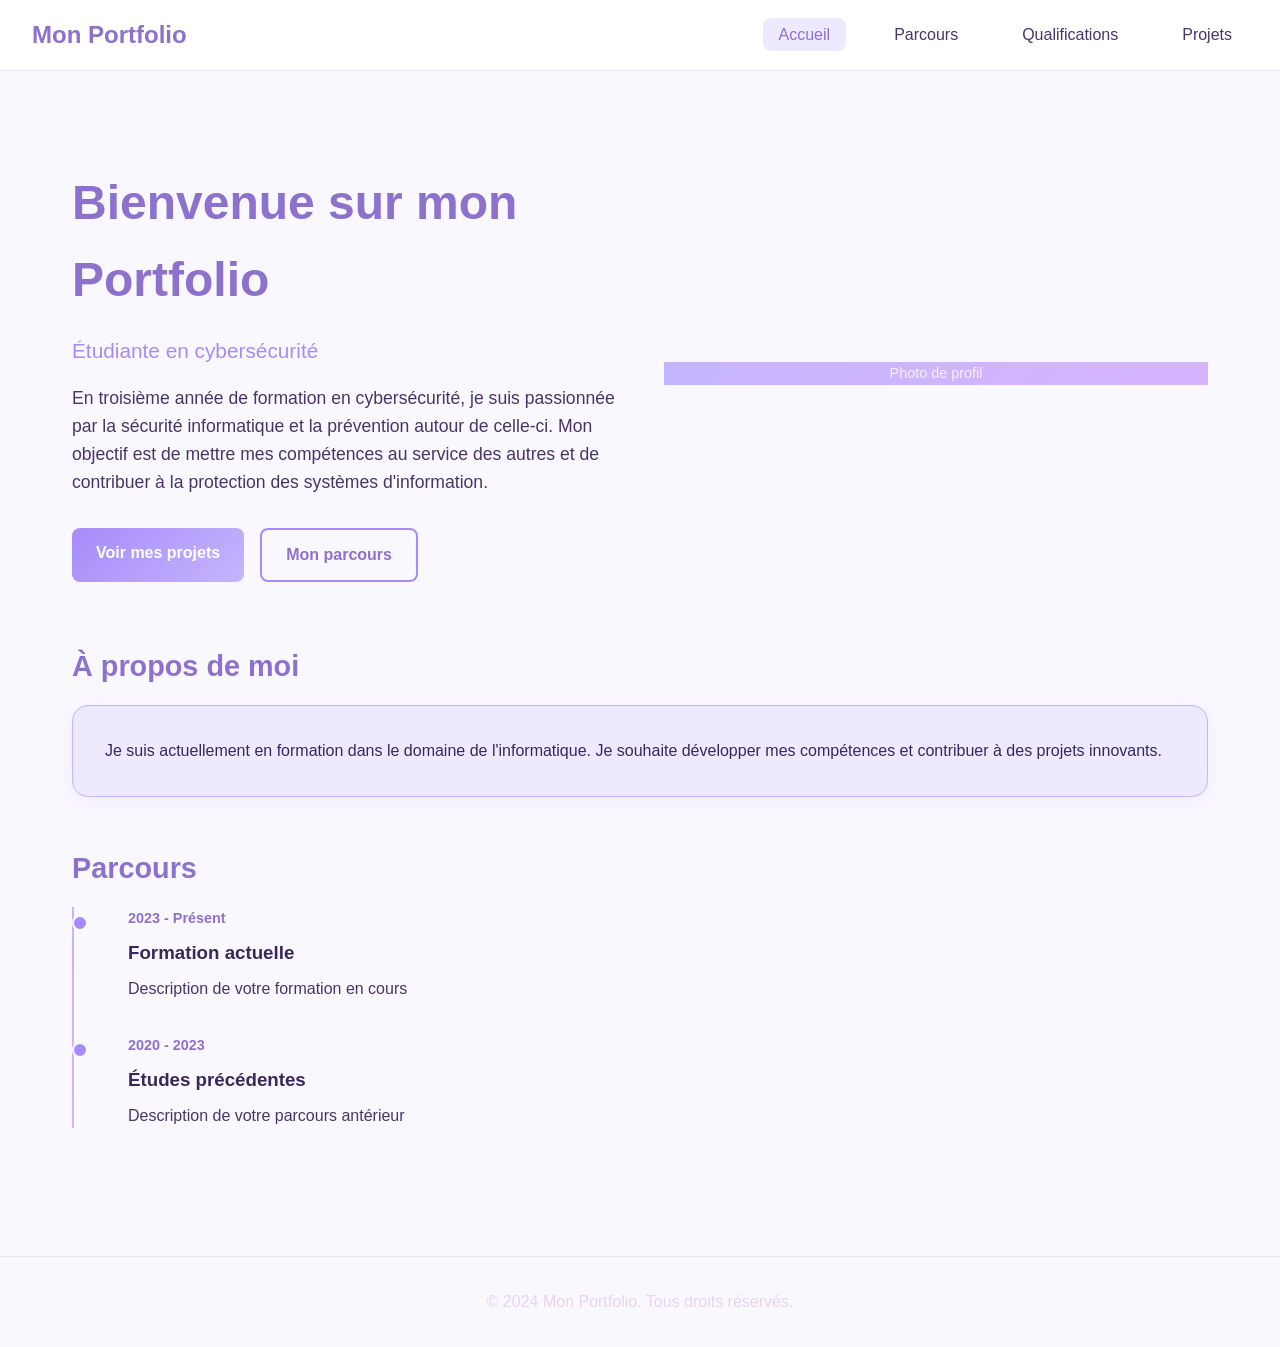
<file: index.html>
<!DOCTYPE html>
<html lang="fr">
<head>
    <meta charset="UTF-8">
    <meta name="viewport" content="width=device-width, initial-scale=1.0">
    <title>Mon Portfolio - Accueil</title>
    <link rel="stylesheet" href="css/style.css">
</head>
<body>
    <nav class="navbar">
        <div class="nav-brand">
            <a href="index.html">Mon Portfolio</a>
        </div>
        <ul class="nav-links">
            <li><a href="index.html" class="active">Accueil</a></li>
            <li><a href="parcours.html">Parcours</a></li>
            <li><a href="qualifications.html">Qualifications</a></li>
            <li><a href="projets.html">Projets</a></li>
        </ul>
    </nav>

    <main class="container">
        <section class="hero">
            <div class="hero-content">
                <h1>Bienvenue sur mon Portfolio</h1>
                <p class="subtitle"> Étudiante en cybersécurité</p>
                <p class="description">
                 En troisième année de formation en cybersécurité, je suis passionnée par la sécurité informatique et la prévention autour de celle-ci. Mon objectif est de mettre mes compétences au service des autres et de contribuer à la protection des systèmes d'information. 
                </p>
                <div class="cta-buttons">
                    <a href="projets.html" class="btn btn-primary">Voir mes projets</a>
                    <a href="parcours.html" class="btn btn-secondary">Mon parcours</a>
                </div>
            </div>
            <div class="hero-image">
                <div class="placeholder-image">
                    <span>Photo de profil</span>
                </div>
            </div>
        </section>

        <section class="section">
            <h2>À propos de moi</h2>
            <div class="card card-about">
                <p>
                    Je suis actuellement en formation dans le domaine de l'informatique.
                    Je souhaite développer mes compétences et contribuer à des projets innovants.
                </p>
            </div>
        </section>

        <section class="section">
            <h2>Parcours</h2>
            <div class="timeline">
                <div class="timeline-item">
                    <div class="timeline-date">2023 - Présent</div>
                    <div class="timeline-content">
                        <h3>Formation actuelle</h3>
                        <p>Description de votre formation en cours</p>
                    </div>
                </div>
                <div class="timeline-item">
                    <div class="timeline-date">2020 - 2023</div>
                    <div class="timeline-content">
                        <h3>Études précédentes</h3>
                        <p>Description de votre parcours antérieur</p>
                    </div>
                </div>
            </div>
        </section>
    </main>

    <footer class="footer">
        <p>&copy; 2024 Mon Portfolio. Tous droits réservés.</p>
    </footer>
</body>
</html>
</file>
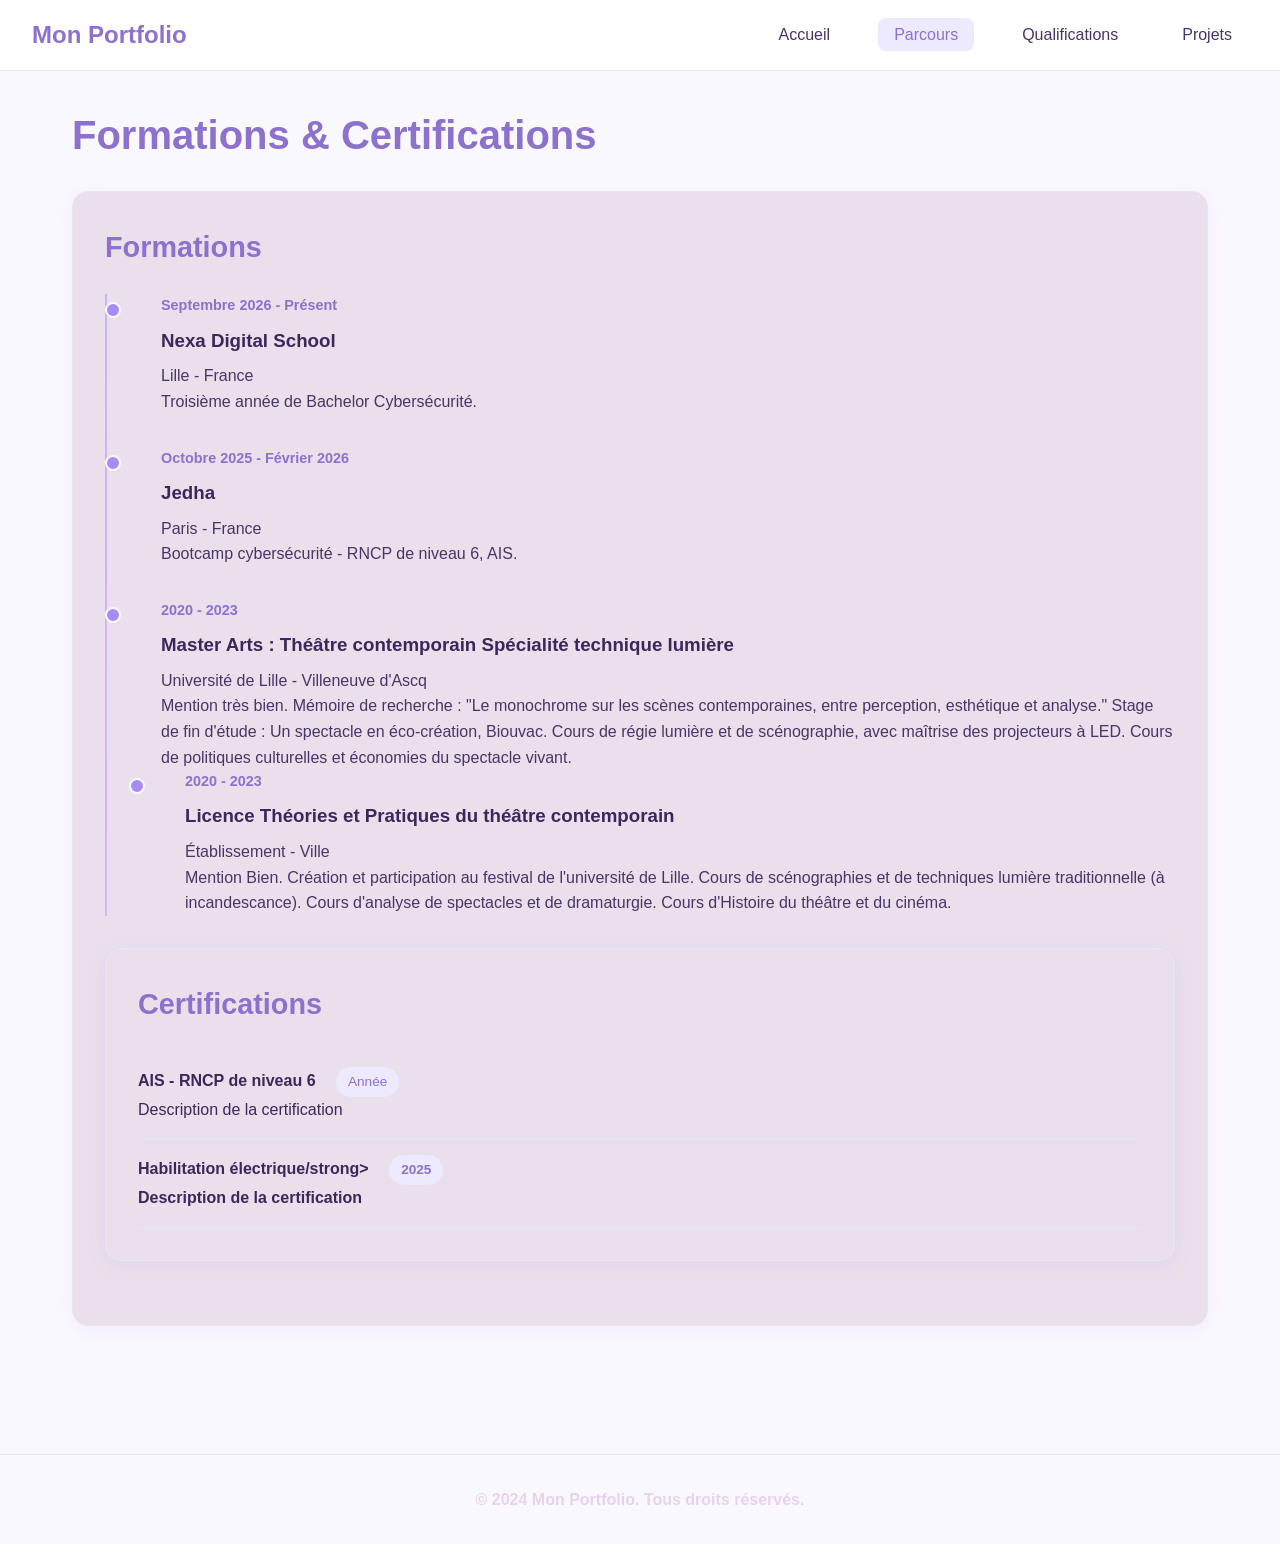
<file: parcours.html>
<!DOCTYPE html>
<html lang="fr">
<head>
    <meta charset="UTF-8">
    <meta name="viewport" content="width=device-width, initial-scale=1.0">
    <title>Mon Portfolio - Formations</title>
    <link rel="stylesheet" href="css/style.css">
</head>
<body>
    <nav class="navbar">
        <div class="nav-brand">
            <a href="index.html">Mon Portfolio</a>
        </div>
        <ul class="nav-links">
            <li><a href="index.html">Accueil</a></li>
            <li><a href="parcours.html" class="active">Parcours</a></li>
            <li><a href="qualifications.html">Qualifications</a></li>
            <li><a href="projets.html">Projets</a></li>
        </ul>
    </nav>

    <main class="container">
        <section class="section">
            <h1>Formations & Certifications</h1>
            
            <div class="card">
                <h2>Formations</h2>
                <div class="timeline">
                    <div class="timeline-item">
                        <div class="timeline-date">Septembre 2026 - Présent</div>
                        <div class="timeline-content">
                            <h3>Nexa Digital School</h3>
                            <p>Lille - France</p>
                            <p>Troisième année de Bachelor Cybersécurité.
                            </p>
                        </div>
                    </div>
                    <div class="timeline-item">
                        <div class="timeline-date">Octobre 2025 - Février 2026</div>
                        <div class="timeline-content">
                            <h3>Jedha</h3>
                            <p>Paris - France</p>
                            <p>Bootcamp cybersécurité - RNCP de niveau 6, AIS. 
                            </p>
                        </div>
                    </div>
                    <div class="timeline-item">
                        <div class="timeline-date">2020 - 2023</div>
                        <div class="timeline-content">
                            <h3>Master Arts : Théâtre contemporain Spécialité technique lumière</h3>
                            <p>Université de Lille - Villeneuve d'Ascq<p>
                            <p>Mention très bien.
                               Mémoire de recherche : "Le monochrome sur les scènes contemporaines,
                               entre perception, esthétique et analyse."
                               Stage de fin d'étude : Un spectacle en éco-création, Biouvac. 
                               Cours de régie lumière et de scénographie, avec maîtrise des projecteurs à LED.
                               Cours de politiques culturelles et économies du spectacle vivant. 
                            </p>
                        </div>
                    <div class="timeline-item">
                        <div class="timeline-date">2020 - 2023</div>
                        <div class="timeline-content">
                            <h3>Licence Théories et Pratiques du théâtre contemporain</h3>
                            <p>Établissement - Ville</p>
                            <p>Mention Bien. 
                               Création et participation au festival de l'université de Lille. 
                               Cours de scénographies et de techniques lumière traditionnelle (à incandescance). 
                               Cours d'analyse de spectacles et de dramaturgie. 
                               Cours d'Histoire du théâtre et du cinéma.  
                            </p>
                        </div>
                    </div>
                </div>
            </div>

            <div class="card">
                <h2>Certifications</h2>
                <ul class="cert-list">
                    <li>
                        <strong>AIS - RNCP de niveau 6</strong>
                        <span class="cert-date">Année</span>
                        <p>Description de la certification</p>
                    </li>
                    <li>
                        <strong>Habilitation électrique/strong>
                        <span class="cert-date">2025</span>
                        <p>Description de la certification</p>
                    </li>
                </ul>
            </div>
        </section>
    </main>

    <footer class="footer">
        <p>&copy; 2024 Mon Portfolio. Tous droits réservés.</p>
    </footer>
</body>
</html>
</file>
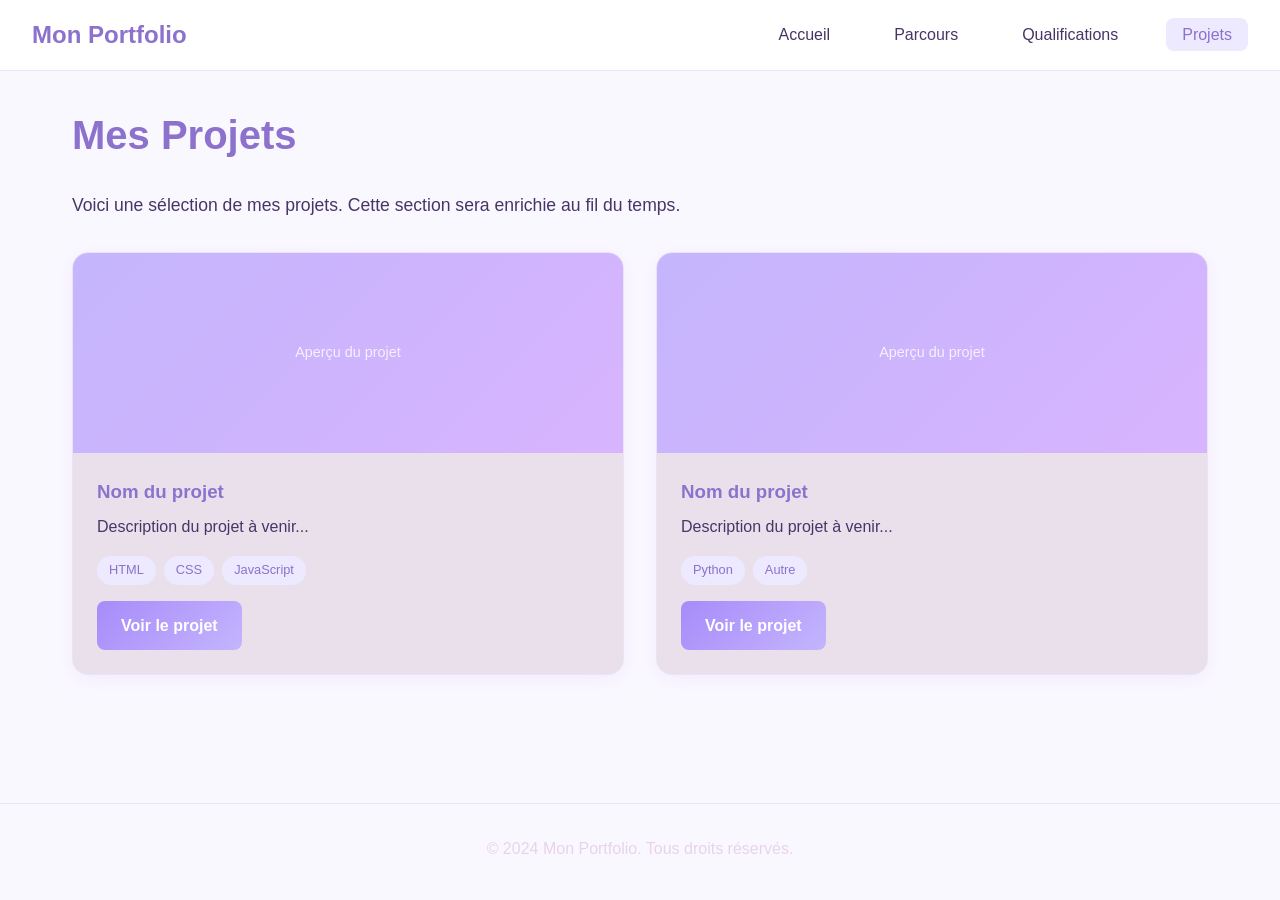
<file: projets.html>
<!DOCTYPE html>
<html lang="fr">
<head>
    <meta charset="UTF-8">
    <meta name="viewport" content="width=device-width, initial-scale=1.0">
    <title>Mon Portfolio - Projets</title>
    <link rel="stylesheet" href="css/style.css">
</head>
<body>
    <nav class="navbar">
        <div class="nav-brand">
            <a href="index.html">Mon Portfolio</a>
        </div>
        <ul class="nav-links">
            <li><a href="index.html">Accueil</a></li>
            <li><a href="parcours.html">Parcours</a></li>
            <li><a href="qualifications.html">Qualifications</a></li>
            <li><a href="projets.html" class="active">Projets</a></li>
        </ul>
    </nav>

    <main class="container">
        <section class="section">
            <h1>Mes Projets</h1>
            <p class="section-intro">
                Voici une sélection de mes projets. Cette section sera enrichie au fil du temps.
            </p>
            
            <div class="projects-grid">
                <div class="project-card">
                    <div class="project-image placeholder-image">
                        <span>Aperçu du projet</span>
                    </div>
                    <div class="project-content">
                        <h3>Nom du projet</h3>
                        <p>Description du projet à venir...</p>
                        <div class="project-tags">
                            <span class="tag">HTML</span>
                            <span class="tag">CSS</span>
                            <span class="tag">JavaScript</span>
                        </div>
                        <a href="#" class="btn btn-primary">Voir le projet</a>
                    </div>
                </div>

                <div class="project-card">
                    <div class="project-image placeholder-image">
                        <span>Aperçu du projet</span>
                    </div>
                    <div class="project-content">
                        <h3>Nom du projet</h3>
                        <p>Description du projet à venir...</p>
                        <div class="project-tags">
                            <span class="tag">Python</span>
                            <span class="tag">Autre</span>
                        </div>
                        <a href="#" class="btn btn-primary">Voir le projet</a>
                    </div>
                </div>
            </div>
        </section>
    </main>

    <footer class="footer">
        <p>&copy; 2024 Mon Portfolio. Tous droits réservés.</p>
    </footer>
</body>
</html>
</file>
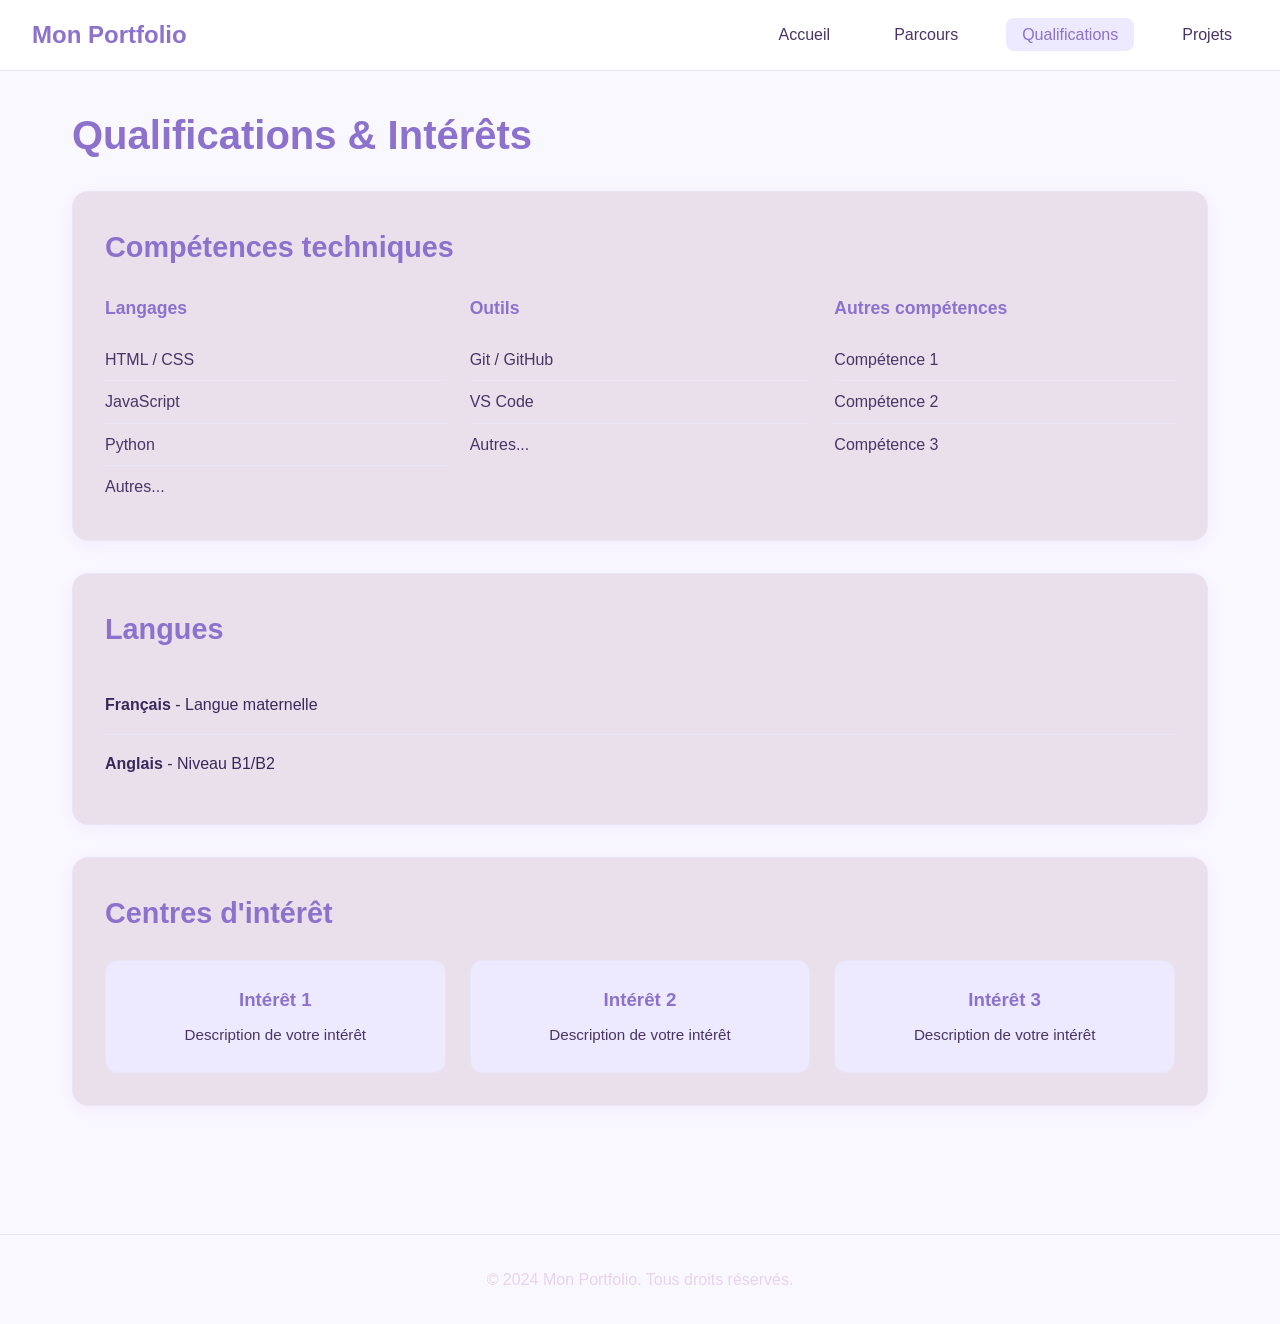
<file: qualifications.html>
<!DOCTYPE html>
<html lang="fr">
<head>
    <meta charset="UTF-8">
    <meta name="viewport" content="width=device-width, initial-scale=1.0">
    <title>Mon Portfolio - Qualifications</title>
    <link rel="stylesheet" href="css/style.css">
</head>
<body>
    <nav class="navbar">
        <div class="nav-brand">
            <a href="index.html">Mon Portfolio</a>
        </div>
        <ul class="nav-links">
            <li><a href="index.html">Accueil</a></li>
            <li><a href="parcours.html">Parcours</a></li>
            <li><a href="qualifications.html" class="active">Qualifications</a></li>
            <li><a href="projets.html">Projets</a></li>
        </ul>
    </nav>

    <main class="container">
        <section class="section">
            <h1>Qualifications & Intérêts</h1>
            
            <div class="card">
                <h2>Compétences techniques</h2>
                <div class="skills-grid">
                    <div class="skill-category">
                        <h3>Langages</h3>
                        <ul>
                            <li>HTML / CSS</li>
                            <li>JavaScript</li>
                            <li>Python</li>
                            <li>Autres...</li>
                        </ul>
                    </div>
                    <div class="skill-category">
                        <h3>Outils</h3>
                        <ul>
                            <li>Git / GitHub</li>
                            <li>VS Code</li>
                            <li>Autres...</li>
                        </ul>
                    </div>
                    <div class="skill-category">
                        <h3>Autres compétences</h3>
                        <ul>
                            <li>Compétence 1</li>
                            <li>Compétence 2</li>
                            <li>Compétence 3</li>
                        </ul>
                    </div>
                </div>
            </div>

            <div class="card">
                <h2>Langues</h2>
                <ul class="cert-list">
                    <li>
                        <strong>Français</strong> - Langue maternelle
                    </li>
                    <li>
                        <strong>Anglais</strong> - Niveau B1/B2
                    </li>
                </ul>
            </div>

            <div class="card">
                <h2>Centres d'intérêt</h2>
                <div class="interests-grid">
                    <div class="interest-item">
                        <h3>Intérêt 1</h3>
                        <p>Description de votre intérêt</p>
                    </div>
                    <div class="interest-item">
                        <h3>Intérêt 2</h3>
                        <p>Description de votre intérêt</p>
                    </div>
                    <div class="interest-item">
                        <h3>Intérêt 3</h3>
                        <p>Description de votre intérêt</p>
                    </div>
                </div>
            </div>
        </section>
    </main>

    <footer class="footer">
        <p>&copy; 2024 Mon Portfolio. Tous droits réservés.</p>
    </footer>
</body>
</html>
</file>
<file: css/style.css>
/* ===== Variables & Reset ===== */
:root {
    --primary: #a78bfa;
    --primary-dark: #8c71cd;
    --primary-light: #c4b5fd;
    --secondary: #d8b4fe;
    --accent: #ede9fe;
    --bg-light: #faf8ff;
    --bg-card: #eae0ec;
    --bg-card-hover: #f5f3ff;
    --text-primary: #39285a;
    --text-secondary: #483566;
    --text-muted: #e8d3eb;
    --border: #e9e5f5;
    --gradient: linear-gradient(135deg, #c4b5fd 0%, #d8b4fe 100%);
    --gradient-dark: linear-gradient(135deg, #a78bfa 0%, #c4b5fd 100%);
    --shadow: 0 4px 20px rgba(139, 92, 246, 0.08);
    --shadow-hover: 0 8px 30px rgba(139, 92, 246, 0.15);
}

* {
    margin: 0;
    padding: 0;
    box-sizing: border-box;
}

body {
    font-family: 'Segoe UI', Tahoma, Geneva, Verdana, sans-serif;
    background-color: var(--bg-light);
    color: var(--text-primary);
    line-height: 1.6;
    min-height: 100vh;
}

/* ===== Navigation ===== */
.navbar {
    display: flex;
    justify-content: space-between;
    align-items: center;
    padding: 1rem 2rem;
    background-color: rgba(255, 255, 255, 0.95);
    backdrop-filter: blur(10px);
    border-bottom: 1px solid var(--border);
    position: sticky;
    top: 0;
    z-index: 100;
}

.nav-brand a {
    font-size: 1.5rem;
    font-weight: 700;
    color: var(--primary-dark);
    text-decoration: none;
}

.nav-links {
    display: flex;
    list-style: none;
    gap: 2rem;
}

.nav-links a {
    color: var(--text-secondary);
    text-decoration: none;
    font-weight: 500;
    transition: all 0.3s ease;
    padding: 0.5rem 1rem;
    border-radius: 8px;
}

.nav-links a:hover,
.nav-links a.active {
    color: var(--primary-dark);
    background-color: var(--accent);
}

/* ===== Layout ===== */
.container {
    max-width: 1200px;
    margin: 0 auto;
    padding: 2rem;
}

.section {
    margin-bottom: 3rem;
}

.section h1 {
    font-size: 2.5rem;
    margin-bottom: 1.5rem;
    color: var(--primary-dark);
}

.section h2 {
    font-size: 1.8rem;
    margin-bottom: 1rem;
    color: var(--primary-dark);
}

.section-intro {
    color: var(--text-secondary);
    margin-bottom: 2rem;
    font-size: 1.1rem;
}

/* ===== Hero ===== */
.hero {
    display: grid;
    grid-template-columns: 1fr 1fr;
    gap: 3rem;
    align-items: center;
    padding: 3rem 0;
    min-height: 60vh;
}

.hero-content h1 {
    font-size: 3rem;
    margin-bottom: 1rem;
    color: var(--primary-dark);
}

.subtitle {
    font-size: 1.3rem;
    color: var(--primary);
    margin-bottom: 1rem;
}

.description {
    color: var(--text-secondary);
    margin-bottom: 2rem;
    font-size: 1.1rem;
}

.cta-buttons {
    display: flex;
    gap: 1rem;
    flex-wrap: wrap;
}

/* ===== Buttons ===== */
.btn {
    display: inline-block;
    padding: 0.75rem 1.5rem;
    border-radius: 8px;
    text-decoration: none;
    font-weight: 600;
    transition: all 0.3s ease;
    border: none;
    cursor: pointer;
}

.btn-primary {
    background: var(--gradient-dark);
    color: white;
}

.btn-primary:hover {
    transform: translateY(-2px);
    box-shadow: var(--shadow-hover);
}

.btn-secondary {
    background: transparent;
    color: var(--primary-dark);
    border: 2px solid var(--primary);
}

.btn-secondary:hover {
    background: var(--accent);
}

/* ===== Cards ===== */
.card {
    background-color: var(--bg-card);
    border: 1px solid var(--border);
    border-radius: 16px;
    padding: 2rem;
    margin-bottom: 2rem;
    box-shadow: var(--shadow);
    transition: transform 0.3s ease, box-shadow 0.3s ease;
}

.card-about {
    background: var(--accent);
    border: 1px solid var(--primary-light);
}

.card:hover {
    transform: translateY(-4px);
    box-shadow: var(--shadow-hover);
}

.card h2 {
    margin-bottom: 1.5rem;
}

/* ===== Timeline ===== */
.timeline {
    position: relative;
    padding-left: 2rem;
}

.timeline::before {
    content: '';
    position: absolute;
    left: 0;
    top: 0;
    bottom: 0;
    width: 2px;
    background: var(--gradient);
}

.timeline-item {
    position: relative;
    margin-bottom: 2rem;
    padding-left: 1.5rem;
}

.timeline-item::before {
    content: '';
    position: absolute;
    left: -2rem;
    top: 0.5rem;
    width: 12px;
    height: 12px;
    border-radius: 50%;
    background: var(--primary);
    border: 2px solid var(--bg-light);
}

.timeline-date {
    color: var(--primary-dark);
    font-weight: 600;
    font-size: 0.9rem;
    margin-bottom: 0.5rem;
}

.timeline-content h3 {
    color: var(--text-primary);
    margin-bottom: 0.5rem;
}

.timeline-content p {
    color: var(--text-secondary);
}

/* ===== Skills Grid ===== */
.skills-grid {
    display: grid;
    grid-template-columns: repeat(auto-fit, minmax(250px, 1fr));
    gap: 1.5rem;
}

.skill-category h3 {
    color: var(--primary-dark);
    margin-bottom: 1rem;
    font-size: 1.1rem;
}

.skill-category ul {
    list-style: none;
}

.skill-category li {
    padding: 0.5rem 0;
    color: var(--text-secondary);
    border-bottom: 1px solid var(--border);
}

.skill-category li:last-child {
    border-bottom: none;
}

/* ===== Certifications ===== */
.cert-list {
    list-style: none;
}

.cert-list li {
    padding: 1rem 0;
    border-bottom: 1px solid var(--border);
}

.cert-list li:last-child {
    border-bottom: none;
}

.cert-date {
    display: inline-block;
    background: var(--accent);
    color: var(--primary-dark);
    padding: 0.25rem 0.75rem;
    border-radius: 20px;
    font-size: 0.85rem;
    margin-left: 1rem;
}

/* ===== Interests ===== */
.interests-grid {
    display: grid;
    grid-template-columns: repeat(auto-fit, minmax(250px, 1fr));
    gap: 1.5rem;
}

.interest-item {
    background: var(--accent);
    border: 1px solid var(--border);
    border-radius: 12px;
    padding: 1.5rem;
    text-align: center;
}

.interest-item h3 {
    color: var(--primary-dark);
    margin-bottom: 0.5rem;
}

.interest-item p {
    color: var(--text-secondary);
    font-size: 0.95rem;
}

/* ===== Projects Grid ===== */
.projects-grid {
    display: grid;
    grid-template-columns: repeat(auto-fit, minmax(350px, 1fr));
    gap: 2rem;
}

.project-card {
    background-color: var(--bg-card);
    border: 1px solid var(--border);
    border-radius: 16px;
    overflow: hidden;
    box-shadow: var(--shadow);
    transition: transform 0.3s ease, box-shadow 0.3s ease;
}

.project-card:hover {
    transform: translateY(-4px);
    box-shadow: var(--shadow-hover);
}

.project-image {
    height: 200px;
    display: flex;
    align-items: center;
    justify-content: center;
    background: var(--gradient);
}

.project-content {
    padding: 1.5rem;
}

.project-content h3 {
    color: var(--primary-dark);
    margin-bottom: 0.5rem;
}

.project-content p {
    color: var(--text-secondary);
    margin-bottom: 1rem;
}

.project-tags {
    display: flex;
    flex-wrap: wrap;
    gap: 0.5rem;
    margin-bottom: 1rem;
}

.tag {
    background: var(--accent);
    color: var(--primary-dark);
    padding: 0.25rem 0.75rem;
    border-radius: 20px;
    font-size: 0.8rem;
}

/* ===== Placeholder ===== */
.placeholder-image {
    background: var(--gradient);
    display: flex;
    align-items: center;
    justify-content: center;
    color: rgba(255, 255, 255, 0.8);
    font-size: 0.9rem;
}

/* ===== Footer ===== */
.footer {
    text-align: center;
    padding: 2rem;
    border-top: 1px solid var(--border);
    color: var(--text-muted);
    margin-top: 3rem;
}

/* ===== Responsive ===== */
@media (max-width: 768px) {
    .navbar {
        flex-direction: column;
        gap: 1rem;
        padding: 1rem;
    }

    .nav-links {
        gap: 0.5rem;
        flex-wrap: wrap;
        justify-content: center;
    }

    .hero {
        grid-template-columns: 1fr;
        text-align: center;
    }

    .hero-content h1 {
        font-size: 2rem;
    }

    .cta-buttons {
        justify-content: center;
    }

    .container {
        padding: 1rem;
    }

    .section h1 {
        font-size: 2rem;
    }

    .projects-grid {
        grid-template-columns: 1fr;
    }
}
</file>
